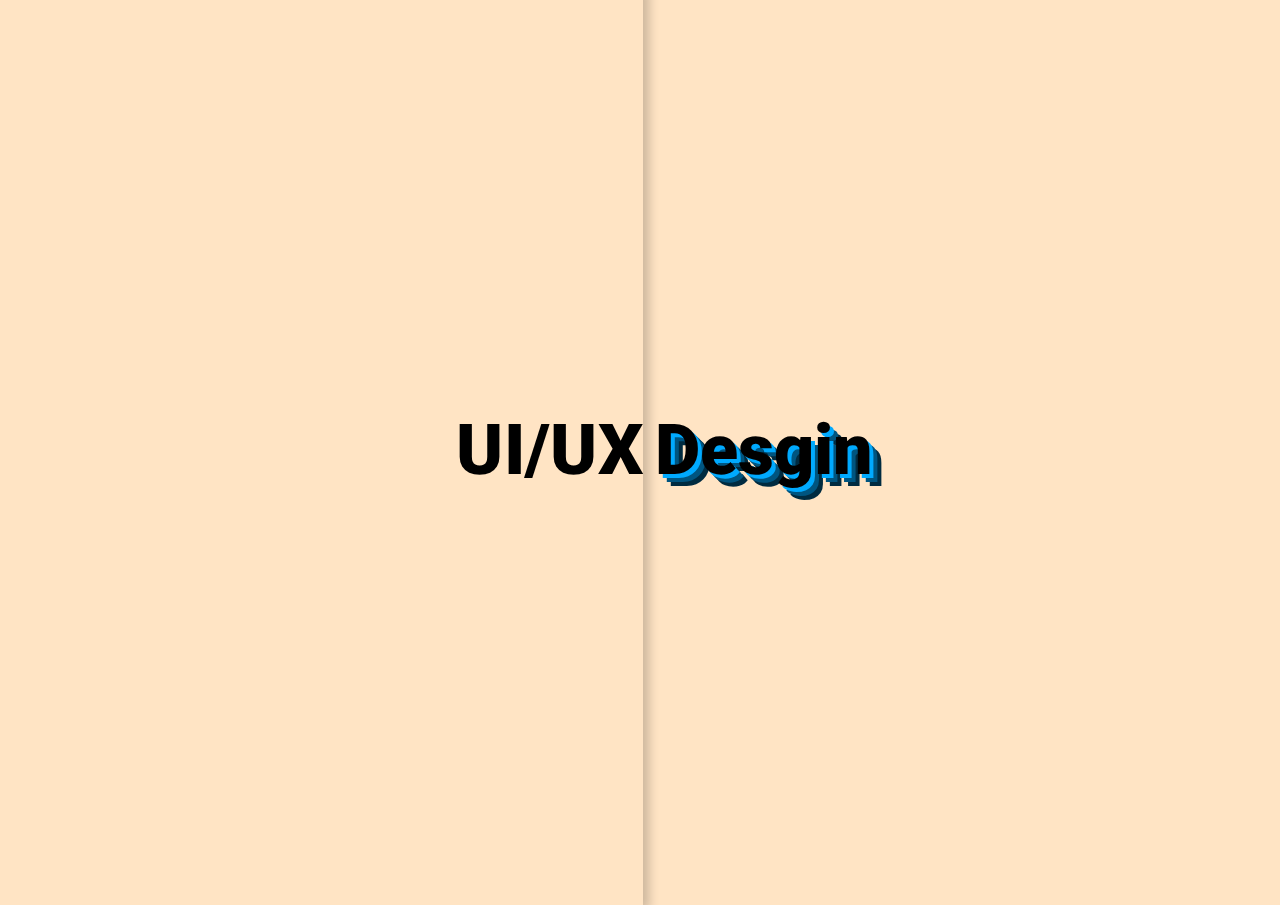
<file: projects works 03/index.html>
<!DOCTYPE html>
<html lang="en">
<head>
    <meta charset="UTF-8">
    <meta name="viewport" content="width=device-width, initial-scale=1.0">
    <link rel="shortcut icon" type="img/png" href="liftarn_Jew_Guevara_(by_Latuff).svg">
    <link rel="stylesheet" href="style.css">
    <title>projects works 03</title>
</head>
<body>
    
<section>
    <h1>UI/UX</h1>
</section>

<main>
    <h1>Desgin</h1>
</main>

</body>
</html>
</file>
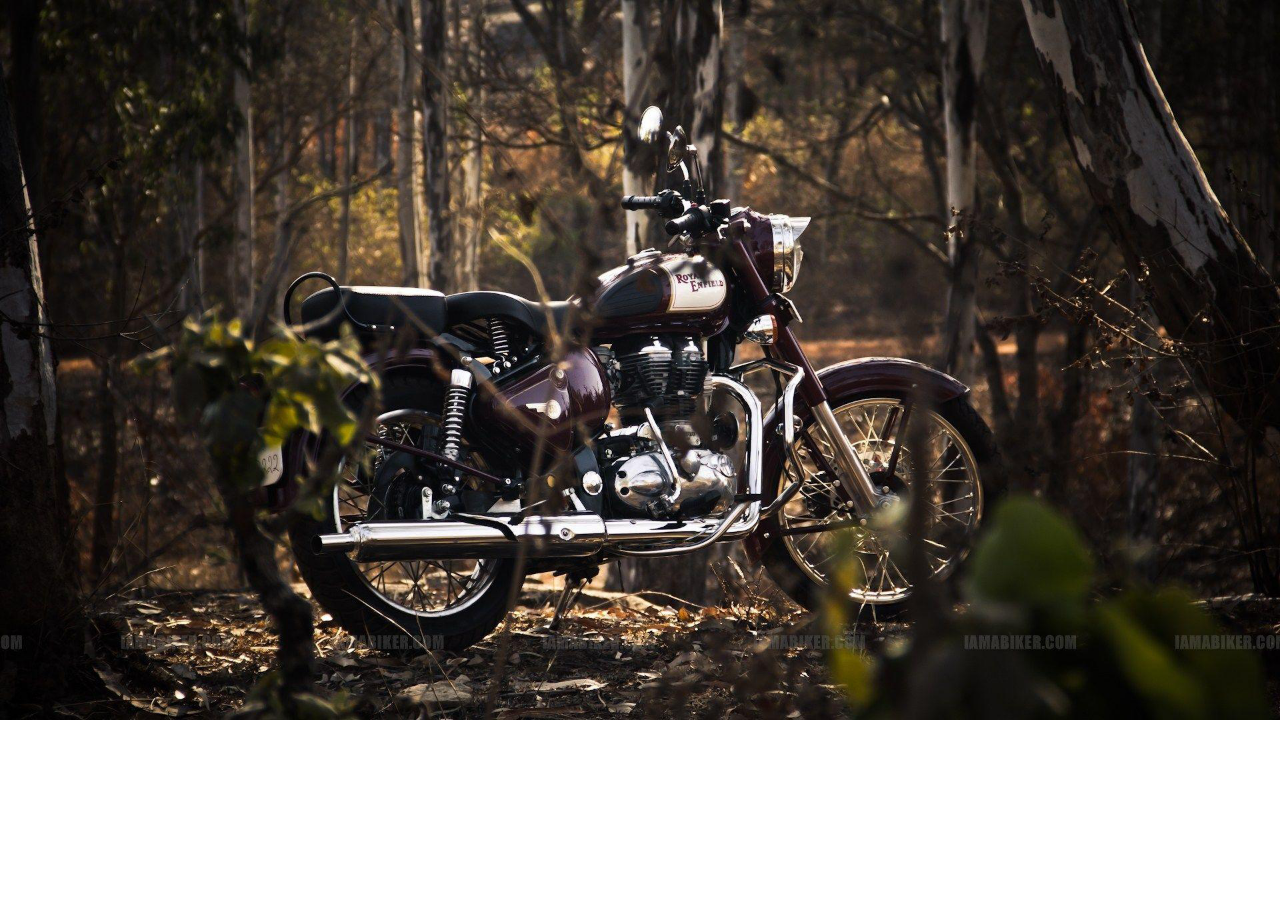
<file: projects works 04/index.html>
<!DOCTYPE html>
<html lang="en">
<head>
    <meta charset="UTF-8">
    <meta name="viewport" content="width=device-width, initial-scale=1.0">
    <link rel="shortcut icon" type="img/png" href="svg/liftarn_Jew_Guevara_(by_Latuff).svg">
    <link rel="stylesheet" href="style.css">
    <title>projects works 04</title>
</head>
<body>
    
<main>
    
    <section>



            <h1>
                <span>Build</span>
                <span>&</span>
                <span>Price</span>
            </h1>

            <p>Select and Build Your Dream Bike</p>

            <button> Buil now</button>

    </section>
    
    <img src="img/543097.png" alt="black bike on the parking">
    <img src="img/543095.png" alt="bike on the road">
    <img src="img/wp2432585.png" alt="red bike on the parking">


</main>

</body>
</html>
</file>
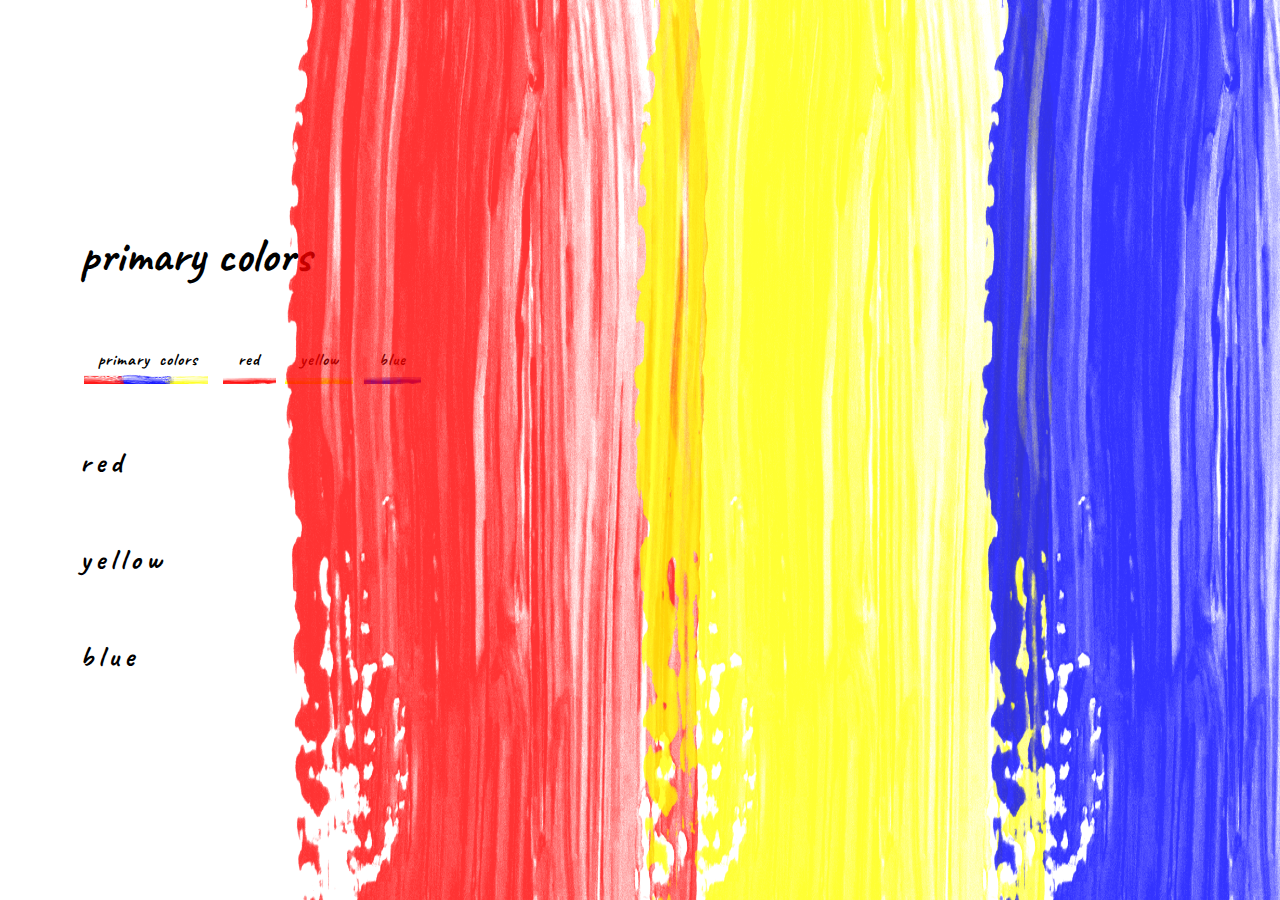
<file: projects works 08/index.html>
<!DOCTYPE html>
<html lang="en">
<head>
    <meta charset="UTF-8">
    <meta name="viewport" content="width=device-width, initial-scale=1.0">
    <link rel="shortcut icon" type="png/img" href="img/liftarn_Jew_Guevara_(by_Latuff).svg">
    <link rel="stylesheet" href="style.css">
    <title>projects works 08</title>
</head>
<body>
    
    <section class="background"></section>
     
    
    
    <main>

        <h1 class="heading"> primary colors</h1>

              <button class="primary-colors"> primary colors</button>
              <button class="red">red</button>
              <button class="yellow">yellow</button>
              <button class="blue">blue</button>


               <p> red </p>
               <p> yellow </p>
               <p> blue </p>

    </main>

    <script src="index.js"></script>

</body>
</html>
</file>
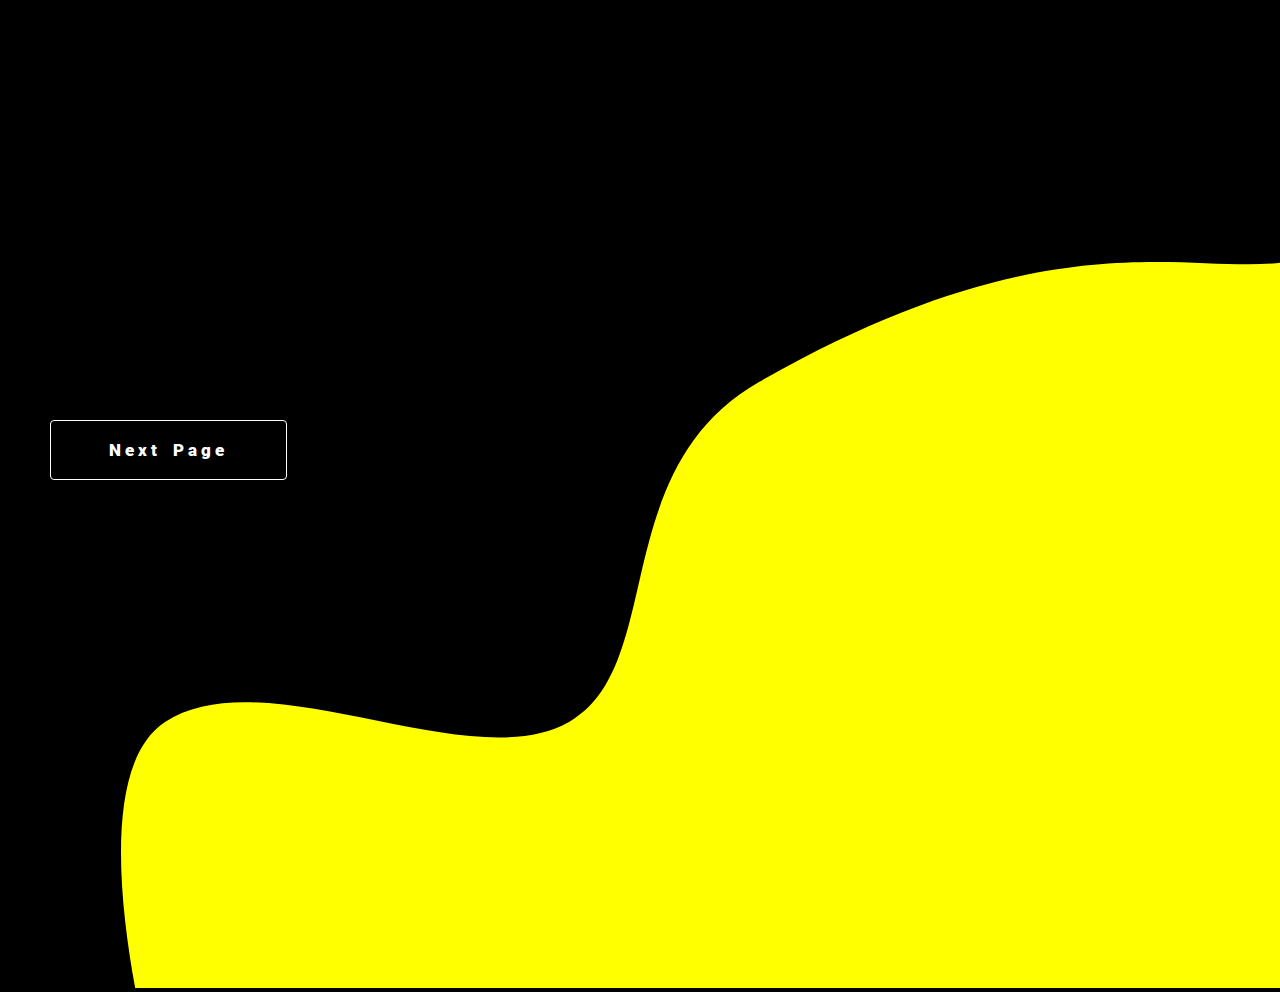
<file: projects works 10/index.html>
<!DOCTYPE html>
<html lang="en">

<head>
    <meta charset="UTF-8">
    <meta name="viewport" content="width=device-width, initial-scale=1.0">
    <link rel="shortcut icon" type="image/png" href="1.svg">
    <link rel="stylesheet" href="style.css">
    <title>Morphing Background</title>
</head>

<body>

    
    <header>
        <button class="btn-arrow">
            <svg style="width:24px;height:24px" viewBox="0 0 24 24">
                <path fill="#000" d="M20,11V13H8L13.5,18.5L12.08,19.92L4.16,12L12.08,4.08L13.5,5.5L8,11H20Z" />
            </svg>
        </button>
    </header>

    <section>
        <button>Next Page</button>
    </section>


    <div class="background">
        <svg>
            <g transform="matrix(1,0,0,1,277,0)">
                <path
                    d="M208,1206C208,1206 109,879.333 208,814C307,748.667 513,870.667 612,814C710.36,757.7 648.841,561.667 802,474C1167.48,264.804 1293.67,412.667 1392,325C1490.33,237.333 1281.67,35.667 1392,-52C1502.33,-139.667 2054,-52 2054,-52L2054,1206L208,1206Z" />
            </g>
        </svg>
    </div>

  
    <main>
        <h1>Hello</h1>
        <h2>I am an <span>UX Developer</span></h2>
        <h3>My name is <span>Harish yadav</span></h3>
    </main>



    <script src="index.js"></script>
</body>

</html>
</file>
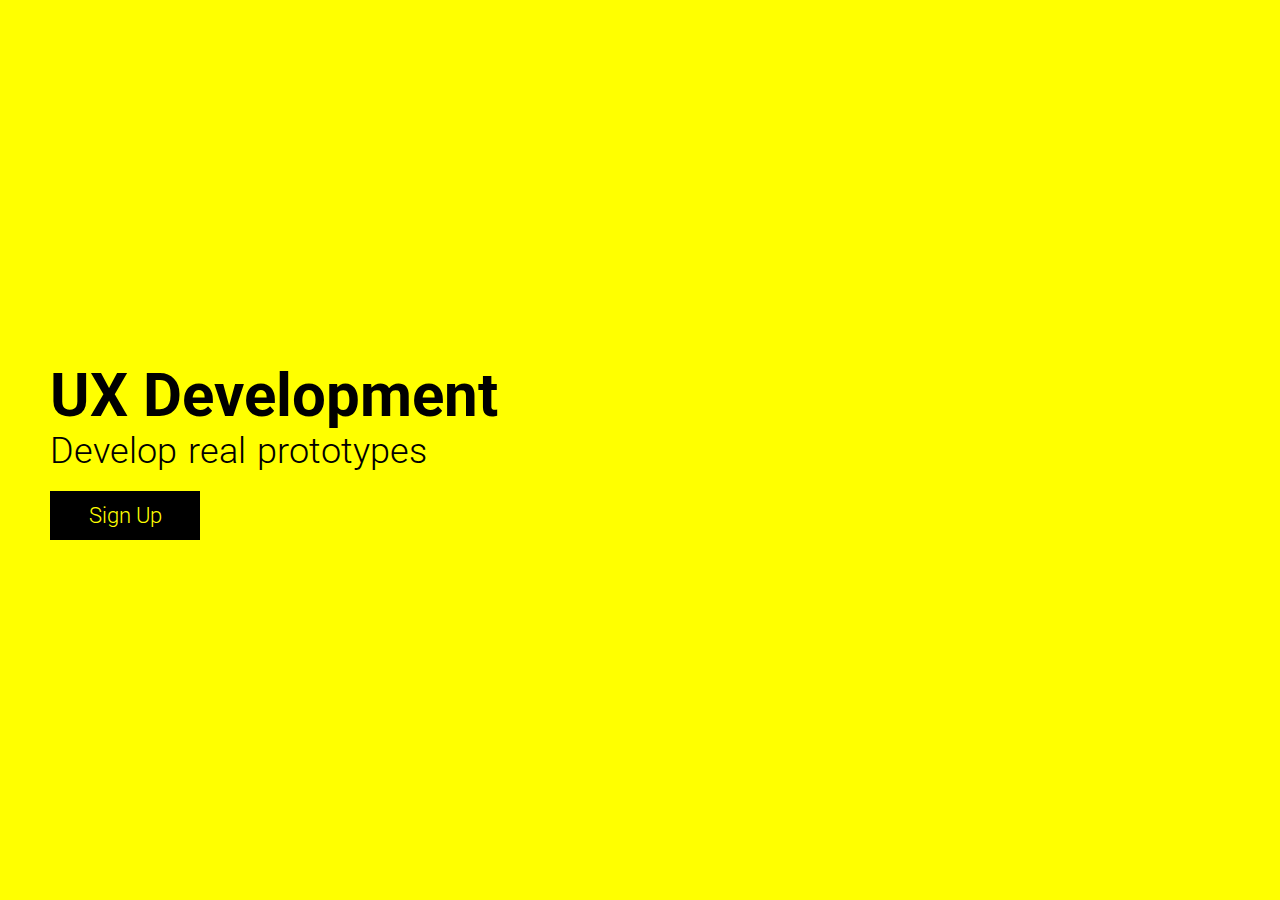
<file: projects works 11/index.html>
<!DOCTYPE html>
<html lang="en">

<head>
    <meta charset="UTF-8">
    <meta name="viewport" content="width=device-width, initial-scale=1.0">
    <link rel="shortcut icon" type="image/png" href="1.svg">
    <link rel="stylesheet" href="style.css">
    <title>De Stijil Art Grid</title>
</head>

<body>

  
    <section>
        <div></div>
        <div></div>
        <div></div>
        <div></div>
        <div></div>
        <div></div>

        <main>
            <h1>UX Development</h1>
            <h2>Develop real prototypes</h2>
            <button>Sign Up</button>
        </main>
    </section>


    <script src="index.js"></script>
</body>

</html>
</file>
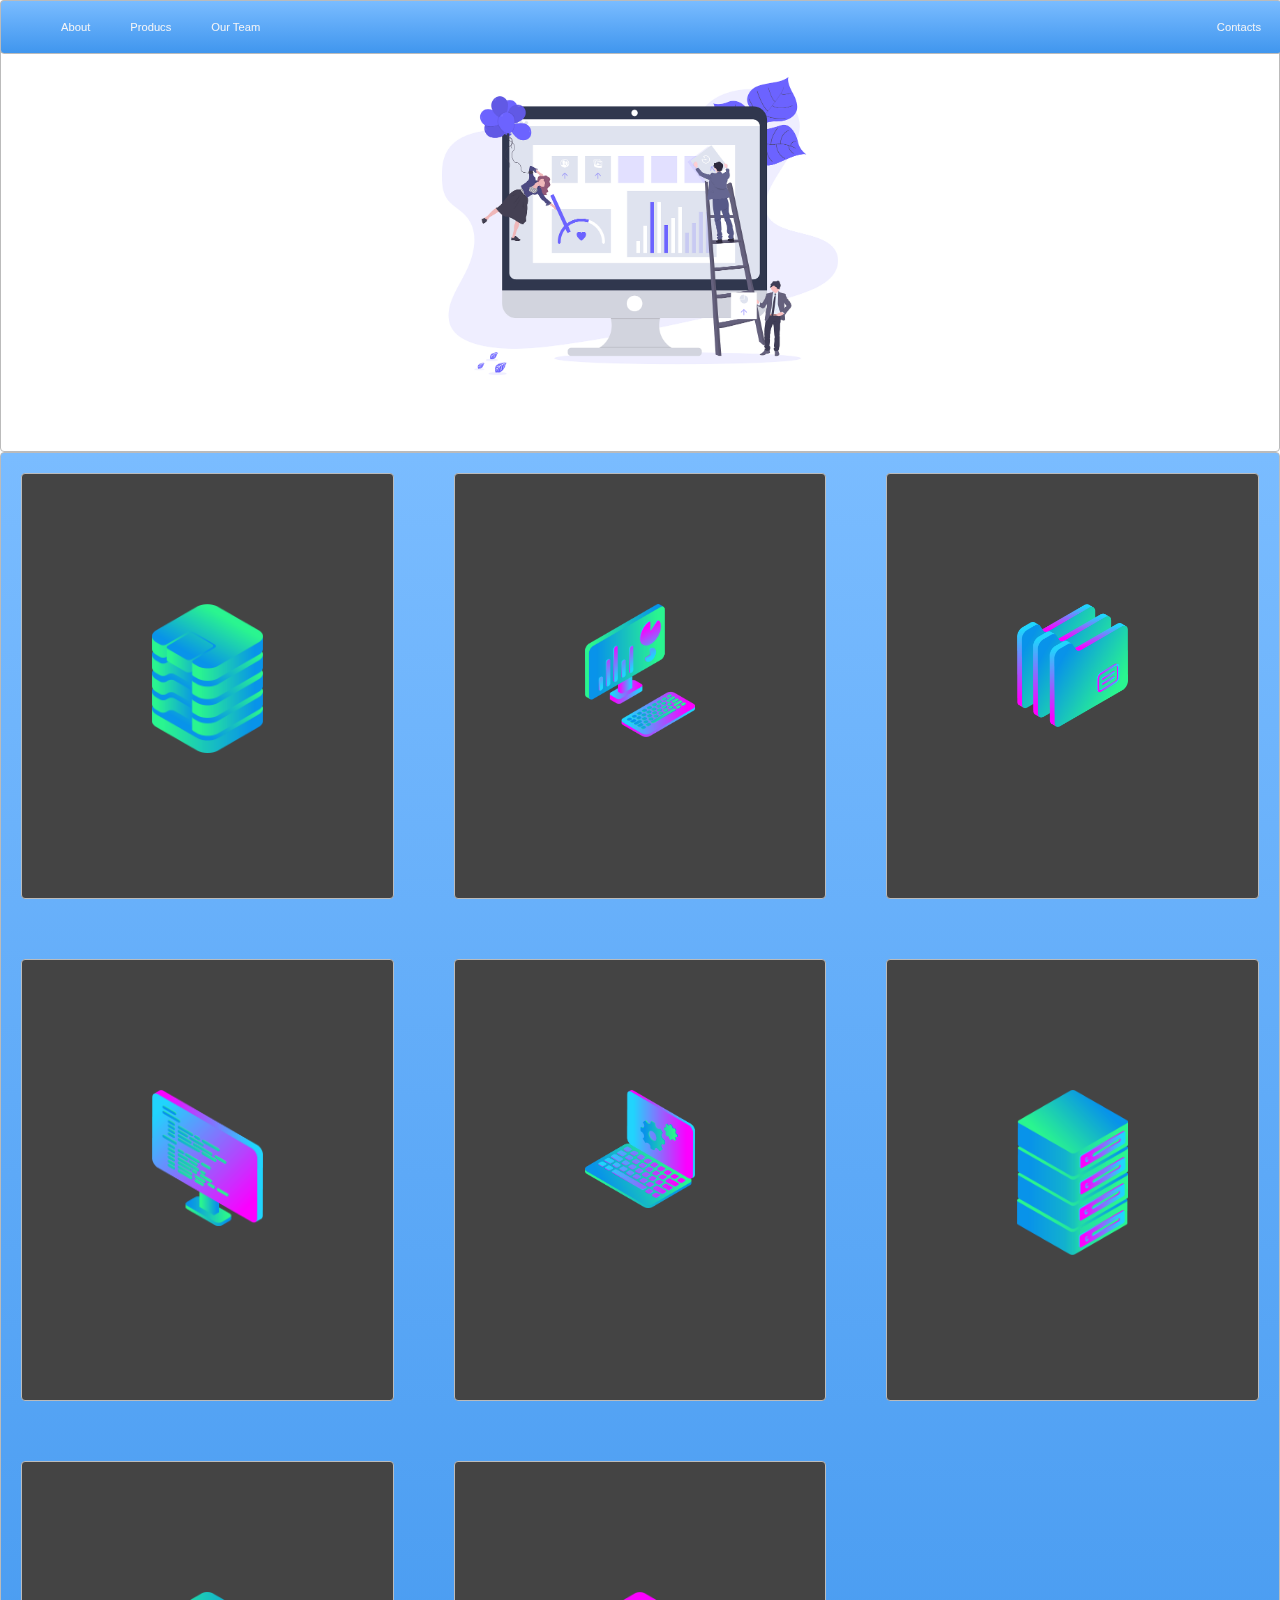
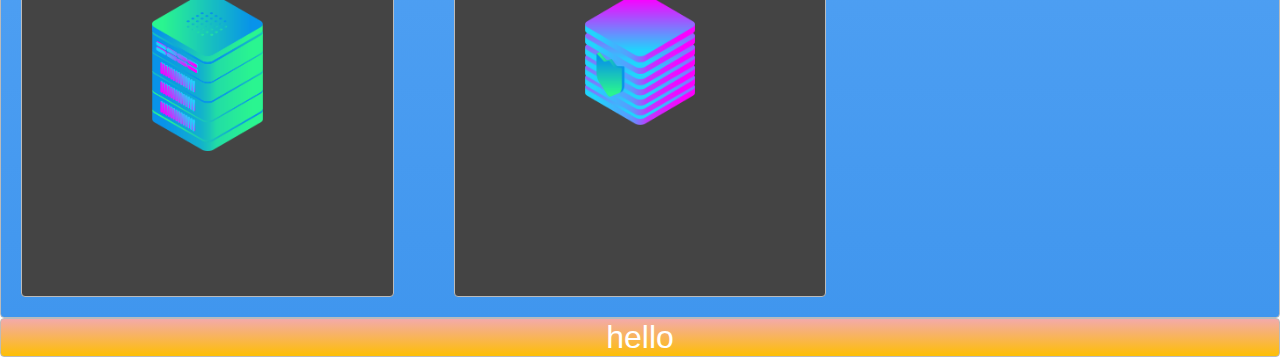
<file: projects works 12/index.html>
<!DOCTYPE html>
<html>
<head>
  <title>Layout Master</title>
  <link rel="stylesheet" type="text/css" href="./style.css">
</head>
<body>





  <div class="zone blue sticky">
    <ul class="main-nav">

        <li><a href="">About</a></li>

        <li><a href="">Producs</a></li>

        <li><a href="">Our Team</a></li>

        <li class="push"><a href="">Contacts</a></li>

    </ul>
  </div>





  <div class="Container zone"><img class="cover" src="img/undraw.png"></div>

<div class="zone blue grid-wrapped">

                <div class="box zone"><img src="img/data_storage_2_2.png"></div>
                <div class="box zone"><img src="img/desktop_analytics_2.png"></div>
                <div class="box zone"><img src="img/files_2.png"></div>
                <div class="box zone"><img src="img/monitor_coding_2.png"></div>
                <div class="box zone"><img src="img/monitor_settings_2.png"></div>
                <div class="box zone"><img src="img/server_2_2.png"></div>
                <div class="box zone"><img src="img/server_3.png"></div>
                <div class="box zone"><img src="img/server_safe_2.png"></div>
                
</div>
  





  <footer class="zone yellow">hello</footer>






</body>
</html>
</file>
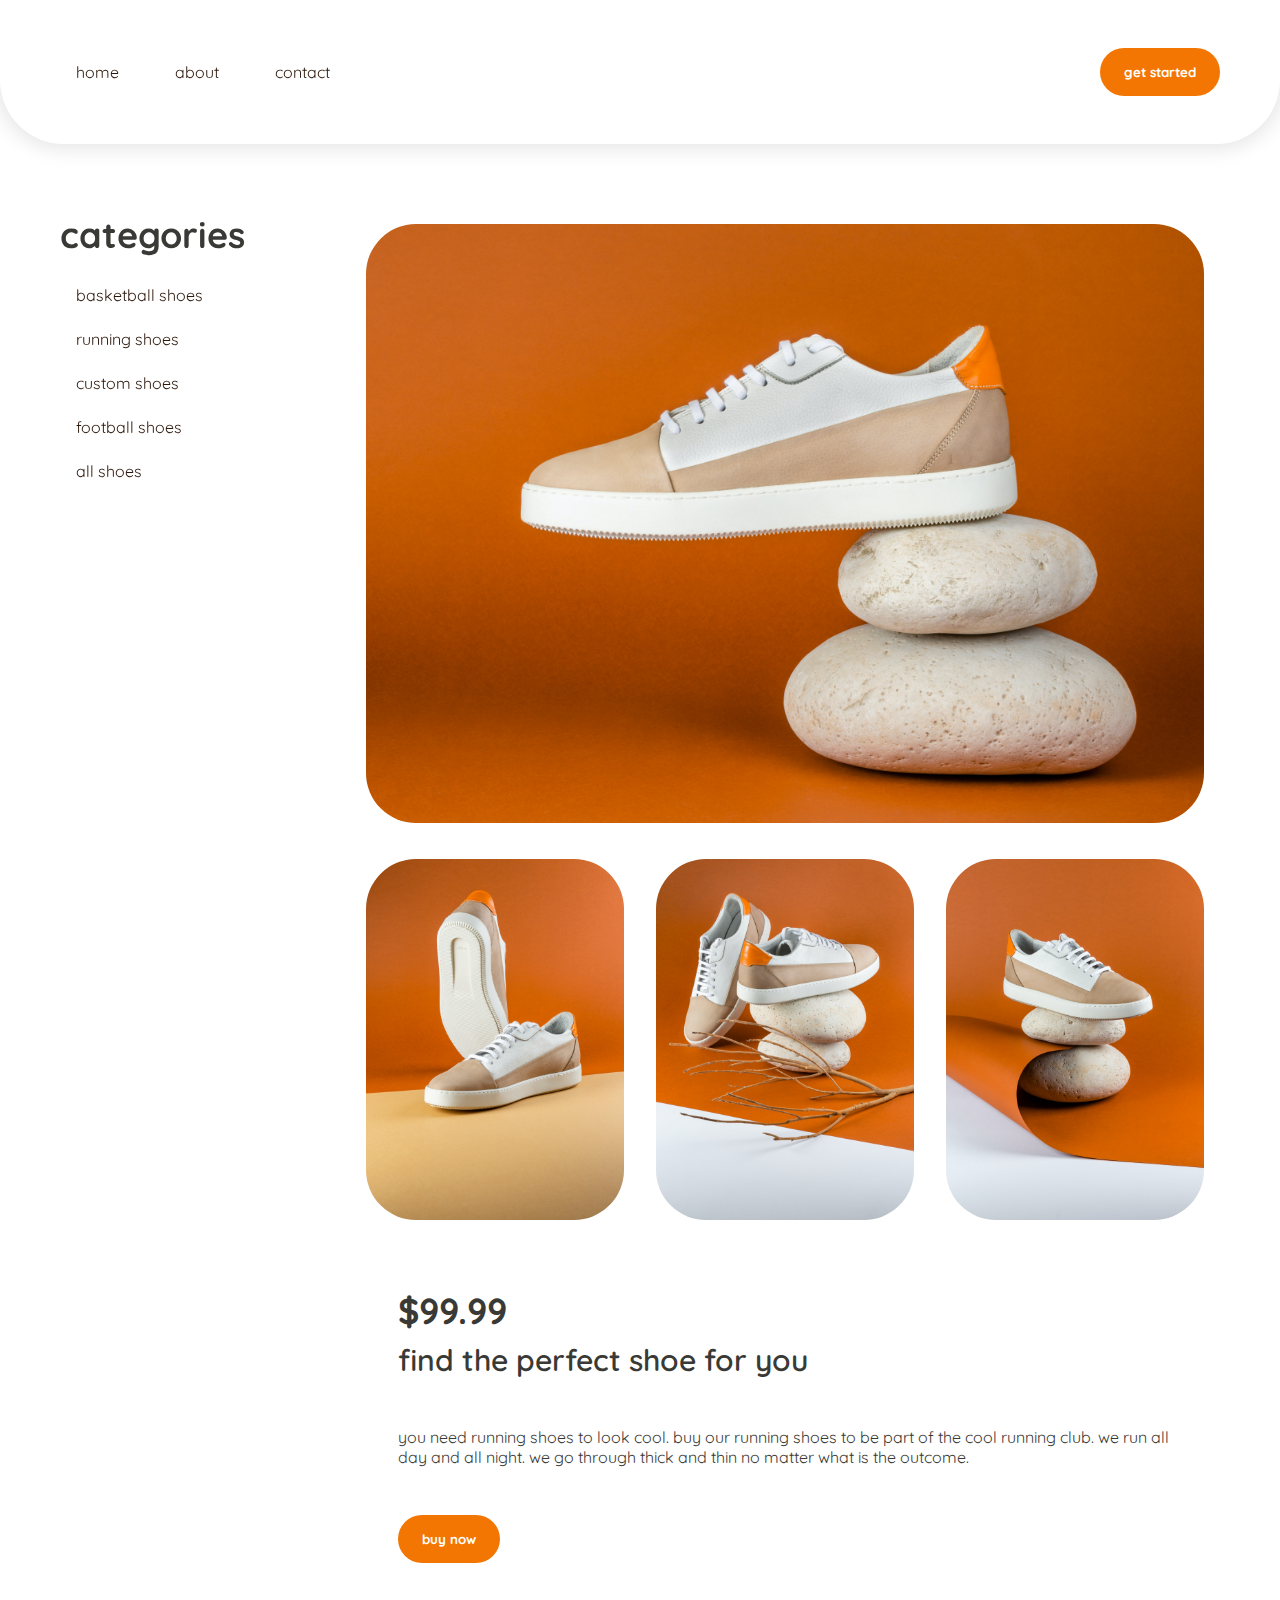
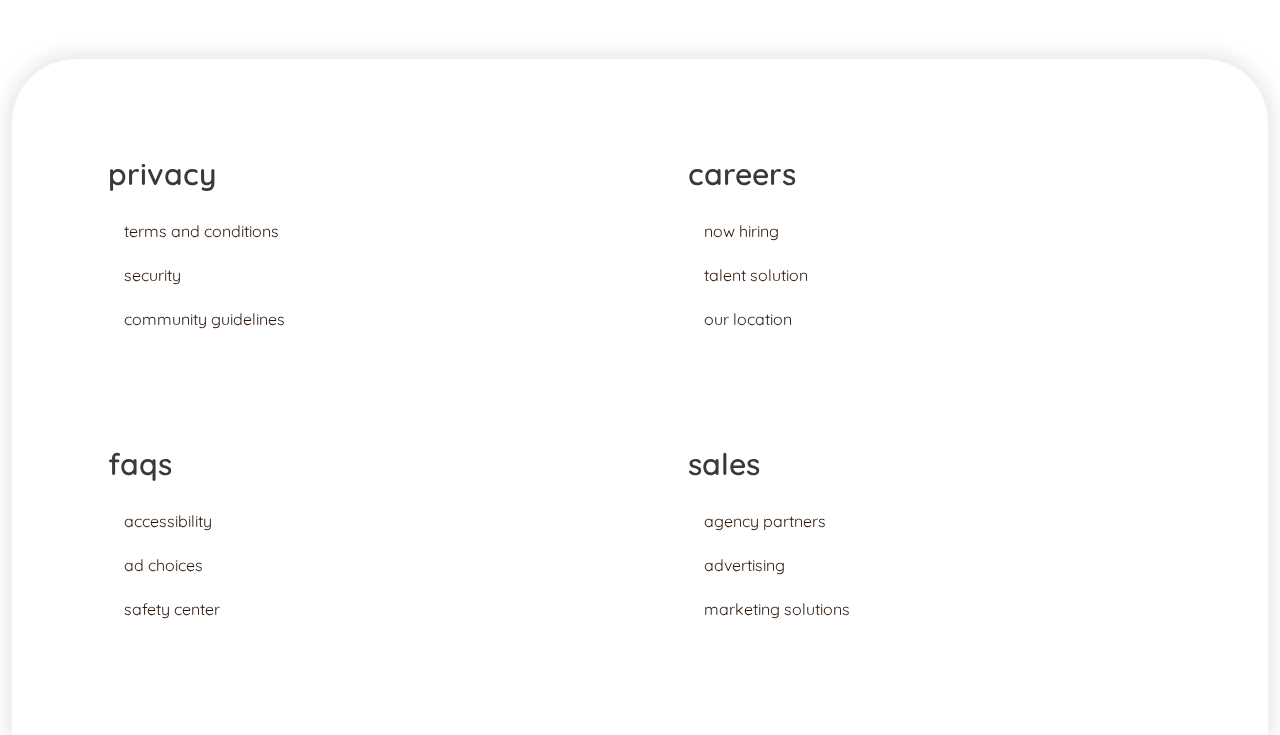
<file: projects works 02/intex.html>
<!DOCTYPE html>
<html lang="en">
<head>
    <meta charset="UTF-8">
    <meta name="viewport" content="width=device-width, initial-scale=1.0">
    <link rel="shortcut icon" type="image/png" href="img/liftarn_Jew_Guevara_(by_Latuff).svg">
    <link rel="stylesheet" href="style.css">



    <title>projects works 02</title>
</head>
<body>

    <div class="container-fluid">
       


        <div id="navigation" class="row p-5">
            <div class="col-sm-6 d-flex flex-column align-items-center flex-sm-row">
                <a class="mb-4 mb-sm-0 mr-sm-4" href="#">home</a>
                <a class="mb-4 mb-sm-0 mr-sm-4" href="#">about</a>
                <a class="mb-4 mb-sm-0 mr-sm-4" href="#">contact</a>
            </div>
            <div class="col-12 col-sm-auto ml-sm-auto">
                <button>get started</button>
            </div>
        </div>




        <div id="main-content" class="row p-0 p-md-5 g-md-0">
            <div id="sidebar" class="d-none col-lg-2 d-lg-flex flex-lg-column align-items-lg-start">
                <h1 class="mb-4">categories</h1>
                <a class="mb-3" href="#">basketball shoes</a>
                <a class="mb-3" href="#">running shoes</a>
                <a class="mb-3" href="#">custom shoes</a>
                <a class="mb-3" href="#">football shoes</a>
                <a class="mb-3" href="#">all shoes</a>
            </div>

            <div id="content" class="col-lg-9 offset-lg-3">
                <div class="row g-0">
                    <div class="col-12 p-3">
                        <img src="img/img1.jpg" alt="images of shoes">
                    </div>
                    <div class="col-xl-4 p-3">
                        <img src="img/img2.jpg" alt="images of shoes">
                    </div>
                    <div class="col-xl-4 p-3">
                        <img src="img/img3.jpg" alt="images of shoes">
                    </div>
                    <div class="col-xl-4 p-3">
                        <img src="img/img4.jpg" alt="images of shoes">
                    </div>
                    <div class="col-12">
                        <div class="card p-5">
                            <h1 class="mb-2">$99.99</h1>
                            <h2 class="mb-5">find the perfect shoe for you</h2>
                            <p class="mb-5">you need running shoes to look cool. Buy our running shoes to be part of the cool running club. We run all day and all night. We go through thick and thin no matter what is the outcome.</p>
                            <button class="mt-auto">buy now</button>
                        </div>
                    </div>
                </div>
            </div>
        </div>


        
        <div id="footer" class="row p-0 p-md-5 g-md-0">
            <div class="col-lg-6 col-xxl-3 mb-5 mb-md-0">
                <div class="card p-5 d-flex flex-column align-items-start">
                    <h2 class="mb-4">privacy</h2>
                    <a class="mb-3" href="#">terms and conditions</a>
                    <a class="mb-3" href="#">security</a>
                    <a class="mb-3" href="#">community guidelines</a>
                </div>

            </div>
            <div class="col-lg-6 col-xxl-3 mb-5 mb-md-0">
                <div class="card p-5 d-flex flex-column align-items-start">
                    <h2 class="mb-4">careers</h2>
                    <a class="mb-3" href="#">now hiring</a>
                    <a class="mb-3" href="#">talent solution</a>
                    <a class="mb-3" href="#">our location</a>
                </div>
            </div>
            <div class="col-lg-6 col-xxl-3 mb-5 mb-md-0">
                <div class="card p-5 d-flex flex-column align-items-start">
                    <h2 class="mb-4">faqs</h2>
                    <a class="mb-3" href="#">accessibility</a>
                    <a class="mb-3" href="#">ad choices</a>
                    <a class="mb-3" href="#">safety center</a>
                </div>
            </div>
            <div class="col-lg-6 col-xxl-3 mb-5 mb-md-0">
                <div class="card p-5 d-flex flex-column align-items-start">
                    <h2 class="mb-4">sales</h2>
                    <a class="mb-3" href="#">agency partners</a>
                    <a class="mb-3" href="#">advertising</a>
                    <a class="mb-3" href="#">marketing solutions</a>
                </div>
            </div>
        </div>
    </div>

</body>
</html>
</file>
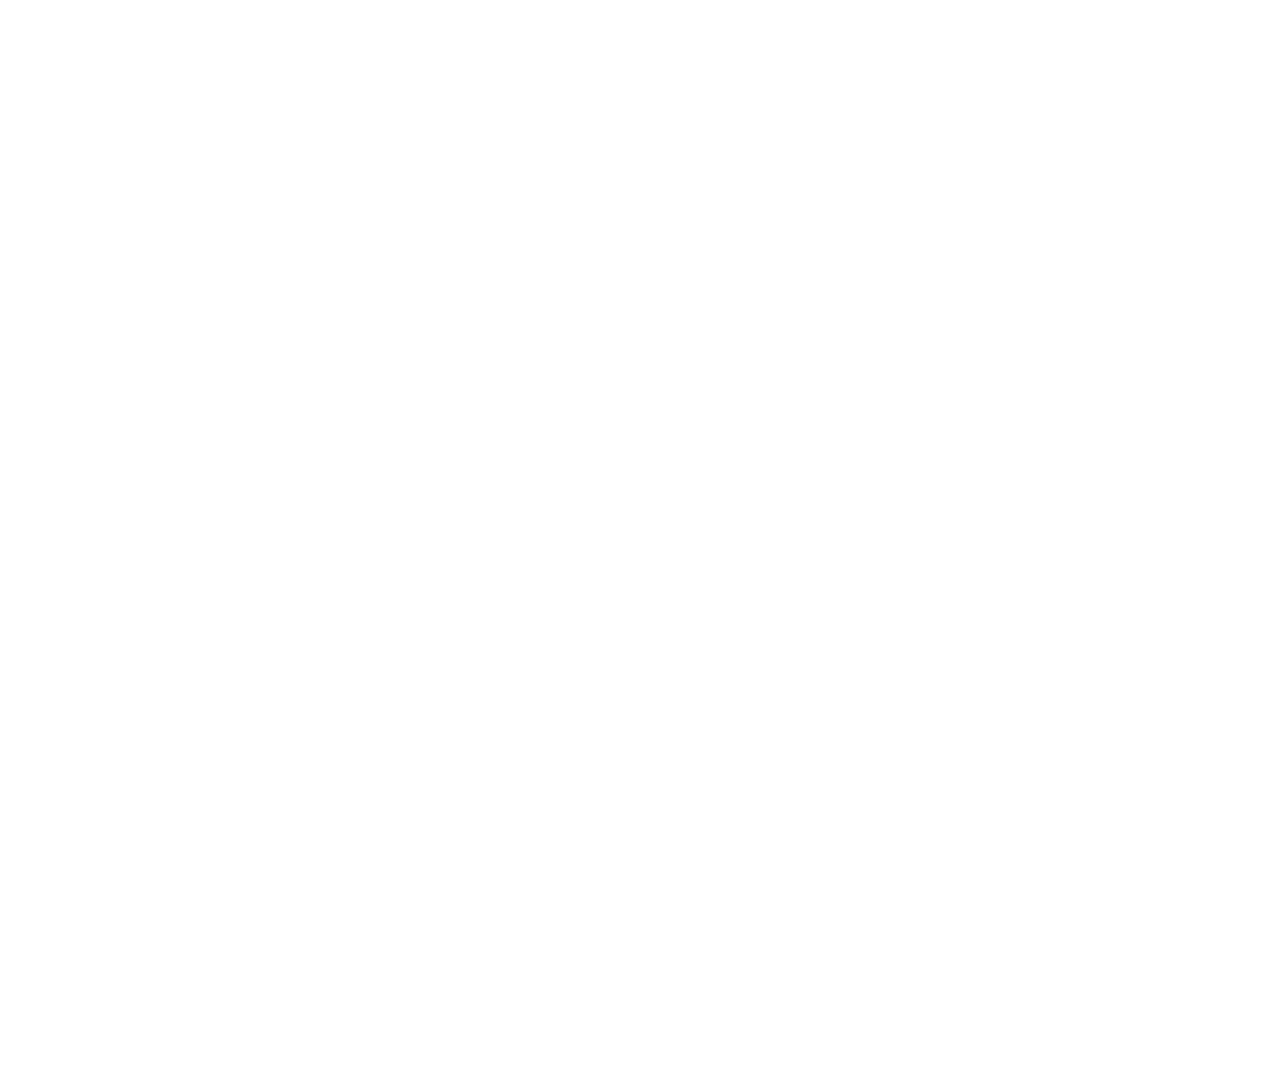
<file: projects works 06/intex.html>
<!DOCTYPE html>
<html lang="en">
<head>
    <meta charset="UTF-8">
    <meta name="viewport" content="width=device-width, initial-scale=1.0">
    <link rel="shortcut icon"  type=" img/png" href="liftarn_Jew_Guevara_(by_Latuff).svg">
    <link rel="stylesheet" href="style.css">
    <title>projects works 06</title>
</head>
<body>

  <header></header>
  <h1>UX Designer</h1>
  <aside></aside>
  <h2>Master the web layout and grid system</h2>
  <p>Develop real prototypes from UX standpoint</p>
  <main></main>
  <h3> Special Edition</h3>
  <h3>Sign up for for UX Designer </h3>
  <button>Buy Now</button>
  
</body>
</html>
</file>
<file: projects works 03/style.css>
@import url('https://fonts.googleapis.com/css2?family=Quicksand:wght@300;400;500;600;700&family=Roboto:wght@100;300;400;500;700;900&display=swap');
*{
    margin: 0;
    padding: 0;
    box-sizing: border-box;
    font-family: 'roboto' , sans-serif;
}

*:before,
*::after{
    box-sizing: border-box;
}

body{
    width: 100%;
    height: 100vh;
    background-color:bisque;
    display:flex;
    overflow: hidden;
}

h1{
    font-size:70px ;
    font-weight: 900;
    text-shadow: 4px 4px #00aaff , 8px 8px #005580 ,12px 12px #002b40;
    transition: all 0.2s ease-out;
}


section h1{
    transform: translateX(-15px);
}

main h1{
    transform: translateX(15px);
}


section:hover h1, main:hover h1{
    transform: translateX(0px);
    text-shadow: none;
    
}

section,main{
    flex-basis:50%;
    display: flex;
    transform: scale(1);
    transition: all 0.2s ease-out;
}


main{
    justify-content:flex-start;
    align-items:center;
}

section{
    justify-content:flex-end;
    align-items:center;
}


section:hover, main:hover {
    transform: scale(1.01);
}


section:hover{
    box-shadow: 2px 0px 10px 5px rgba(0, 0, 0, 0.2) ;
}

main:hover{
    box-shadow: -2px 0px 10px 5px rgba(0, 0, 0, 0.2) ;
}
</file>
<file: projects works 04/style.css>
@import url('https://fonts.googleapis.com/css2?family=Quicksand:wght@300;400;500;600;700&family=Roboto:wght@100;300;400;500;700;900&display=swap');
*{
    margin: 0;
    padding: 0;
    box-sizing: border-box;
    font-family: 'roboto' , sans-serif;
}

*:before,
*::after{
    box-sizing: border-box;
}

img{
    width: 100%;
    height: auto;
    display: block;
}

main{
    width: 100%;
    height: 100vh;
}

main section{
    position: fixed;
    top: 50%;
    transform: translateY(-50);
    left: 10%;
}

section h1{
    font-size: 120px;
    color:bisque;
    font-weight: 900;
}

section h1 span{
  opacity: 0;
  animation: fade 1s ease-in  forwards;
}

section h1 span:nth-of-type(1){
    animation-delay: 1s;
  }
  
  section h1 span:nth-of-type(2){
    animation-delay: 1.5s;
  }
  
  section h1 span:nth-of-type(3){
    animation-delay: 2s;
  }
  

@keyframes fade{
    to{
        opacity: 1;
    }
}

section p{
    font-size: 28px;
    color:bisque;
    font-weight: 300;
    word-spacing: 4px;
    letter-spacing: 1px;
    opacity: 0;
    transform: translateX(-50px);
    animation: slideLeft 1s ease-out 1.5s forwards;
}


@keyframes slideLeft{
    to{
        opacity: 1;
        transform: translateX(0);
    }
}

button{
    outline: none;
    border: 1px solid bisque;
    margin-top: 50px;
    padding: 19px 58px;
    border-radius: 10px; 
    background-color:transparent;
    font-size: 17px;
    color: bisque;
    font-weight: 900;
    letter-spacing: 4px;
    word-spacing:4px ;
    cursor: pointer;
    display: flex;
    align-items: center;
    transition: all 0.2s ease;
    opacity: 0;
    transform: translateX(40px);
    animation: btnSlide 1s ease-out 2s forwards;
}

@keyframes btnSlide{
    to{
        opacity: 1;
        transform: translateX(0);
    }
}

button::after{
    content: '';
    width: 24px;
    height: 24px;
    background:url(svg/wrench-outline.svg) ;
    margin-left:10px ;
    transition: all 0.2s ease;

}

button:hover{ 
background-color:bisque;
color: black;
}

button:hover::after{
    content: '';
    width: 24px;
    height: 24px;
    background:url(svg/wrench.svg);
    transform: translateX(20px);
}

main img:nth-child(3){
    display: none;
}

main img:nth-child(2){
    display: none;
}

@media (max-width: 992px) {
    main img:nth-child(3) {
        display: block;
    }

    main img:nth-child(2) {
        display: none;
    }

    main section {
        left: 5%;
    }

    section h1 {
        line-height: 97px;
        margin-bottom: 100px;
    }
}

@media (max-width: 592px) {
 

    main img:nth-child(2) {
        display: block;
    }

    main img:nth-child(1) {http://127.0.0.1:5500/img/wp2432585.png
        display: none;
    }

    main section {
        left: 5%;
    }

    section h1 {
        line-height: 97px;
        margin-bottom: 10px;
    }
}
</file>
<file: projects works 08/style.css>
@import url('https://fonts.googleapis.com/css2?family=Caveat:wght@400;700&display=swap');

* {
    margin: 0;
    padding: 0;
    box-sizing: border-box;
    font-family: 'Caveat', cursive;
}

*:before,
*:after {
    box-sizing: border-box;
}



body {
    width: 100%;
    height: 100vh;
    display: flex;
    justify-content: flex-start;
    align-items: center;
    background-color: #fff;
    padding-left: 80px;
}



h1 {
    font-size: 48px;
    font-weight: 700;
}

p {
    font-size: 29px;
    font-weight: 700;
    padding-top: 60px;
    letter-spacing: 5px;
}



button {
    border: none;
    outline: none;
    background-color: transparent;
    margin-top: 50px;
    padding: 14px 18px;
    font-size: 17px;
    font-weight: 700;
    color: #000000;
    letter-spacing: 1px;
    word-spacing: 4px;
    cursor: pointer;
    transition: all 0.2s ease-out;
}



button:hover {
    transform: scale(1.1);
}

button:active {
    transform: scale(0.9);
}



main button:nth-of-type(1) {
    background: url('img/primary-colors-brush.png') no-repeat 29% 135%/ 91%;
}

main button:nth-of-type(2) {
    background: url('img/red-brush.png') no-repeat 49% 104%/ 91%;
}

main button:nth-of-type(3) {
    background: url('img/yellow-brush.png') no-repeat 49% 110%/ 91%;
}

main button:nth-of-type(4) {
    background: url('img/blue-brush.png') no-repeat 49% 104%/ 91%;
}



.background {
    pointer-events: none;
    width: 100%;
    height: 1080px;
    position: fixed;
    top: 0;
    right: 0;
    background: url('img/primary-colors.png') no-repeat 95%/cover;
    transition: all 0.2s ease-out;
}
</file>
<file: projects works 10/style.css>
@import url('https://fonts.googleapis.com/css2?family=Roboto:wght@100;300;400;700;900&display=swap');

* {
    margin: 0;
    padding: 0;
    box-sizing: border-box;
    font-family: 'Roboto', sans-serif;
}

*:before,
*:after {
    box-sizing: border-box;
}



body {
    width: 100%;
    height: 100vh;
    display: flex;
    justify-content: center;
    align-items: center;
    background-color: #000;
    overflow: hidden;
}



svg {
    width: 1920px;
    height: 1080px;
}

.background svg path {
    fill: #ffff00;
    transition: all 2s ease;
}



section {
    position: absolute;
    top: 50%;
    left: 50px;
    transform: translateY(-50%);
}

button {
    outline: none;
    border: 1px solid #fff;
    padding: 19px 58px;
    border-radius: 4px;
    background-color: transparent;
    color: #fff;
    font-size: 17px;
    font-weight: 900;
    letter-spacing: 4px;
    word-spacing: 4px;
    cursor: pointer;
    opacity: 1;
    transition: all 0.2s ease-out;
}



button:hover {
    background-color: #fff;
    color: #000;
}

button:active {
    transform: scale(0.9);
}



.btn-fade {
    transition: all 0.3s ease-out 0.2s;
    visibility: hidden;
    opacity: 0;
}


header {
    position: absolute;
    top: 50px;
    left: 50px;
}

.btn-arrow {
    border: none;
}

.btn-arrow:hover {
    background-color: transparent;
    color: transparent;
}



main {
    position: absolute;
    left: 120px;
    top: 50%;
    transform: translateY(-50%);
    pointer-events: none;
    visibility: hidden;
    opacity: 0;
    clip-path: circle(0% at top left);
    transition: all 1s ease-out 0.2s;
}


main h1 {
    font-size: 220px;
    font-weight: 100;
    letter-spacing: -17px;
    line-height: 154px;
}

main h2 {
    font-size: 84px;
    margin-left: 12px;
    font-weight: 200;
}

main h2 span {
    font-weight: 900;
}

main h3 {
    font-size: 54px;
    font-weight: 200;
    margin-left: 12px;
}

main h3 span {
    font-weight: 900;
}

.main-active {
    visibility: visible;
    opacity: 1;
    clip-path: circle(150% at top left);
    transition: all 0.5s ease-out;
}
</file>
<file: projects works 11/style.css>
@import url('https://fonts.googleapis.com/css2?family=Roboto:wght@100;300;400;700;900&display=swap');

* {
    margin: 0;
    padding: 0;
    box-sizing: border-box;
    font-family: 'Roboto', sans-serif;
}

*:before,
*:after {
    box-sizing: border-box;
}



:root {
    --black: rgb(0,0,0);
    --white: rgb(255,255,255);
    --yellow: rgb(255,255,0);
    --red: rgb(255,0,0);
    --blue: rgb(0,0,255);
}

body {
    background-color: var(--yellow);
}

section {
    display: grid;
    width: 100%;
    height: 100vh;
    grid: repeat(6, 1fr) / repeat(4, 1fr);
}



main {
    grid-area: 3 / 1 / span 2 / span 2;
    padding-left: 50px;
    z-index: 50;
    align-self: center;
}



main * {
    transition: all 0.2s ease-out 0.2s;
}


main h1 {
    font-size: 60px;
    font-weight: 700;
    color: var(--black);
}

main h2 {
    font-size: 36px;
    font-weight: 300;
    word-spacing: 2px;
    line-height: 23px;
    color: var(--black);
    line-height: 40px;
    margin-bottom: 20px;
}



main button {
    outline: none;
    border: none;
    background-color: var(--black);
    color: var(--yellow);
    padding: 12px 24px;
    width: 150px;
    cursor: pointer;
    font-size: 22px;
    font-weight: 300;
}



.heading-active {
    text-shadow: 1px 1px var(--yellow), 2px 2px var(--blue), 3px 3px var(--red);
}

.btn-active {
    box-shadow: 2px 2px var(--yellow), 4px 4px var(--blue), 6px 6px var(--red);
    color: var(--white);
}



section div {
    border: 5px solid var(--black);
}

section div:nth-child(1) {
    grid-area: 1 / 1 / span 2 / span 2;
    background-color: var(--blue);
    transform-origin: top left;
    transform: scale(0);
    animation-delay: 0.1s;
}

section div:nth-child(2) {
    grid-area: 1 / 3 / span 2 / span 2;
    background-color: var(--red);
    transform-origin: top right;
    transform: scale(0);
    animation-delay: 0.13s;
}

section div:nth-child(3) {
    grid-area: 3 / 3 / span 2 / span 2;
    background-color: var(--yellow);
    transform-origin: right center;
    transform: scale(0);
    animation-delay: 0.16s;
}

section div:nth-child(4) {
    grid-area: 3 / 1 / span 2 / span 2;
    background-color: var(--white);
    transform-origin: left center;
    transform: scale(0);
    animation-delay: 0.19s;
}

section div:nth-child(5) {
    grid-area: 5 / 1 / span 2 / span 2;
    background-color: var(--red);
    transform-origin: bottom left;
    transform: scale(0);
    animation-delay: 0.22s;
}

section div:nth-child(6) {
    grid-area: 5 / 3 / span 2 / span 2;
    background-color: var(--white);
    transform-origin: bottom right;
    transform: scale(0);
    animation-delay: 0.25s;
}



.scale-up {
    animation-name: scaleUp;
    animation-duration: 0.1s;
    animation-timing-function: cubic-bezier(1, 1.23, .85, 1.09);
    animation-fill-mode: forwards;
}

@keyframes scaleUp {
    to {
        transform: scale(1);
    }
}



.scale-down {
    animation-name: scaleDown;
    animation-duration: 0.1s;
    animation-timing-function: cubic-bezier(1, 1.23, .85, 1.09);
    animation-iteration-count: 1;
    animation-fill-mode: forwards;
}

@keyframes scaleDown {
    to {
        transform: scale(0);
    }
}
</file>
<file: projects works 12/style.css>
body{
    margin: auto 0;
    font-family: arial;
}


.zone {
    /*padding:30px 50px;
    margin:40px 60px;*/
    cursor:pointer;
    /*display:inline-block;*/
    color:#FFF;
    font-size:2em;
    border-radius:4px;
    border:1px solid #bbb;
    transition: all 0.3s linear;
}

.zone:hover {
    -webkit-box-shadow:rgba(0,0,0,0.8) 0px 5px 15px, inset rgba(0,0,0,0.15) 0px -10px 20px;
    -moz-box-shadow:rgba(0,0,0,0.8) 0px 5px 15px, inset rgba(0,0,0,0.15) 0px -10px 20px;
    -o-box-shadow:rgba(0,0,0,0.8) 0px 5px 15px, inset rgba(0,0,0,0.15) 0px -10px 20px;
    box-shadow:rgba(0,0,0,0.8) 0px 5px 15px, inset rgba(0,0,0,0.15) 0px -10px 20px;
}

.box:hover {
    -webkit-transform:rotate(-7deg);
    -moz-transform:rotate(-7deg);
    -o-transform:rotate(-7deg);
    transform:rotate(-7deg);
}


.green{
    background: #56B870; 
    background: -moz-linear-gradient(top, #56B870 0%, #a5c956 100%); 
    background: -webkit-linear-gradient(top, #56B870 0%,#a5c956 100%); 
    background: -o-linear-gradient(top, #56B870 0%,#a5c956 100%); 
    background: -ms-linear-gradient(top, #56B870 0%,#a5c956 100%); 
    background: linear-gradient(top, #56B870 0%,#a5c956 100%); 
}

@media only screen and (max-width:600px){
    .main-nav{
        font-size:0.5rem;
        padding:0;
    }
}


.push{
    margin-left: auto;
}

.sticky{
    position: fixed;
    top: 0;
    width: 100%;
}

.main-nav{
    display: flex;
    list-style: none;
    font-size: 0.7rem;
    margin: 0;
}

li{
    padding: 20px;
}


a{
    color:#f5f5f6;
    text-decoration: none;
}

.Container{
    display: flex;
    align-items: center;
    justify-content: center;
    height: 50vh;
}

.cover{
    width:30rem;
}

.grid-wrapped{
    display: grid;
    grid-gap:20px;
    grid-template-columns: repeat(auto-fill,minmax(350px,1fr));
}

.box > img{
    width:100%;
}

.box{
    background-color: #444;
    padding: 130px;
    margin: 20px;
}

footer{
    text-align: center;
}

.red{
    background: #C655BE; 
    background: -moz-linear-gradient(top, #C655BE 0%, #cf0404 100%); 
    background: -webkit-linear-gradient(top, #C655BE 0%,#cf0404 100%); 
    background: -o-linear-gradient(top, #C655BE 0%,#cf0404 100%); 
    background: -ms-linear-gradient(top, #C655BE 0%,#cf0404 100%); 
    background: linear-gradient(top, #C655BE 0%,#cf0404 100%); 
}


.yellow{
    background: #F3AAAA; 
    background: -moz-linear-gradient(top, #F3AAAA 0%, #febf04 100%); 
    background: -webkit-linear-gradient(top, #F3AAAA 0%,#febf04 100%); 
    background: -o-linear-gradient(top, #F3AAAA 0%,#febf04 100%); 
    background: -ms-linear-gradient(top, #F3AAAA 0%,#febf04 100%); 
    background: linear-gradient(top, #F3AAAA 0%,#febf04 100%); 
}


.blue{
    background: #7abcff; 
    background: -moz-linear-gradient(top, #7abcff 0%, #60abf8 44%, #4096ee 100%); 
    background: -webkit-linear-gradient(top, #7abcff 0%,#60abf8 44%,#4096ee 100%); 
    background: -o-linear-gradient(top, #7abcff 0%,#60abf8 44%,#4096ee 100%); 
    background: -ms-linear-gradient(top, #7abcff 0%,#60abf8 44%,#4096ee 100%); 
    background: linear-gradient(top, #7abcff 0%,#60abf8 44%,#4096ee 100%); 
}
</file>
<file: projects works 06/style.css>
@import url('https://fonts.googleapis.com/css2?family=Roboto:wght@100;300;400;700;900&display=swap');

* {
    margin: 0;
    padding: 0;
    box-sizing: border-box;
    font-family: 'Roboto', sans-serif;
}

*:before,
*:after {
    box-sizing: border-box;
}

:root {
    --primary: hsl(60, 100%, 50%);
    --accent: hsl(240, 100%, 50%);
    --negative: hsl(0, 0%, 100%);
    --shadow: hsl(0, 0%, 0%);
}


body {
    width: 100%;
    display: grid;
    grid: repeat(12, 80px) / repeat(18, 80px);
    gap: 10px;
    overflow-x: hidden;
}



h1,h2,h3{
    color: var(--shadow);
    text-transform: lowercase;
}

header{
    background-color: var(--primary);
    border-radius: 0 50px 50px 0;
    height: 40px;
    grid-area: 2/1/span 1/span 9;
    align-self:flex-end ;
    transform: scaleX(0);
    transform-origin: left;
    animation: scalX 2s ease-out 1s forwards;
}

@keyframes scalX{
    to{
        transform: scale(1);
    }
}


aside {
    background-color: var(--primary);
    border-radius: 50px 50px 0 0;
    width: 20px;
    grid-area: 7 / 16 / 13 / span 1;
    justify-self: flex-end;
    transform-origin: bottom;
    transform: scaleY(0);
    animation: scalY 2s ease-out 0.5s forwards;
}

@keyframes scalY{
    from{
        transform: scaleY(0);
    }
    to{
        transform: scaleY(1);
    }
}


main {
    background-color: var(--primary);
    border-radius: 0 50px 0 0;
    grid-area: 5 / 1 / 13 / span 9;
    transform-origin: bottom left;
    transform: scale(0);
    animation: scale 2s ease-out forwards;
}



@keyframes scale {
    to {
        transform: scale(1);
    }
}


h1 {
    font-size: 60px;
    font-weight: 100;
    grid-area: 3 / 1 / span 1 / span 9;
    justify-self: flex-end;
    opacity: 0;
    animation: appear 2s ease-out 2s 1 forwards;
}


@keyframes appear {
    to {
        opacity: 1;
    }
}

h2 {
    font-size: 14px;
    font-weight: 300;
    writing-mode: vertical-rl;
    letter-spacing: 2px;
    word-spacing: 2px;
    grid-area: 3 / 16 / 8 / span 1;
    justify-self: flex-end;
    align-self: flex-end;
    opacity: 0;
    transform: translateY(-500px);
    animation: slideUp 2s cubic-bezier(0.18, 0.89, 0.32, 1.28) 2s forwards;
}



@keyframes slideUp {
    to {
        opacity: 1;
        transform: translateY(0);
    }
}

p {
    font-size: 37px;
    font-weight: 100;
    text-align: right;
    padding-right: 40px;
    grid-area: 7 / 13 / 13 / 17;
    align-self:center ;
    opacity: 0;
    animation: appear 2s ease-out 2s 1 forwards;
}


button {
    height: 40px;
    outline: none;
    border: none;
    background-color: var(--accent);
    color: var(--negative);
    border-radius: 50px;
    cursor: pointer;
    grid-area: 2 / 15 / span 1 / span 2;
    align-self: flex-end;
    transform: scale(1) translateX(500px);
    animation: slideRight 1s cubic-bezier(0.18, 0.89, 0.32, 1.28) forwards;
    transition: all 0.2s ease-out;
    box-shadow: 0px 4px 0px 0px rgb(0, 0, 235);
}



@keyframes slideRight {
    to {
        transform: translateX(0);
    }
}



button:hover {
    box-shadow: 0px 2px 0px 0px rgb(0, 0, 235);
    background-color: rgb(0, 0, 235);
}

button:active {
    box-shadow: 0px 0px 0px 0px rgb(0, 0, 235);
    background-color: rgb(0, 0, 235);
}

h3 {
    font-size: 97px;
    text-shadow: 4px 4px 0px var(--accent);
    transform-origin: left;
    transform: translateX(-2500px);
    animation: translateX 2s cubic-bezier(0.18, 0.89, 0.32, 1.28) forwards;
    mix-blend-mode: darken;
}



h3:nth-of-type(1) {
    grid-area: 11 / 6 / span 2 / 17;
    animation-delay: 2s;
}

h3:nth-of-type(2) {
    grid-area: 6 / 2 / span 2 / 17;
    animation-delay: 3s;
}


@keyframes translateX {
    to {
        transform: translateX(0);
    }
}
</file>
<file: projects works 02/style.css>
@import url('https://fonts.googleapis.com/css2?family=Quicksand:wght@300;400;500;600;700&display=swap');
@import url('css/bootstrap-grid.css');
@import url('css/reset.css');
@import url('css/spacing.css');
@import url('css/color-palette.css');
@import url('css/typography.css');
@import url('css/links.css');
@import url('css/button.css');
@import url('css/image.css');
@import url('css/main-content.css');
@import url('css/sidebar.css');
@import url('css/footer.css');
@import url('css/navigation.css');
</file>
